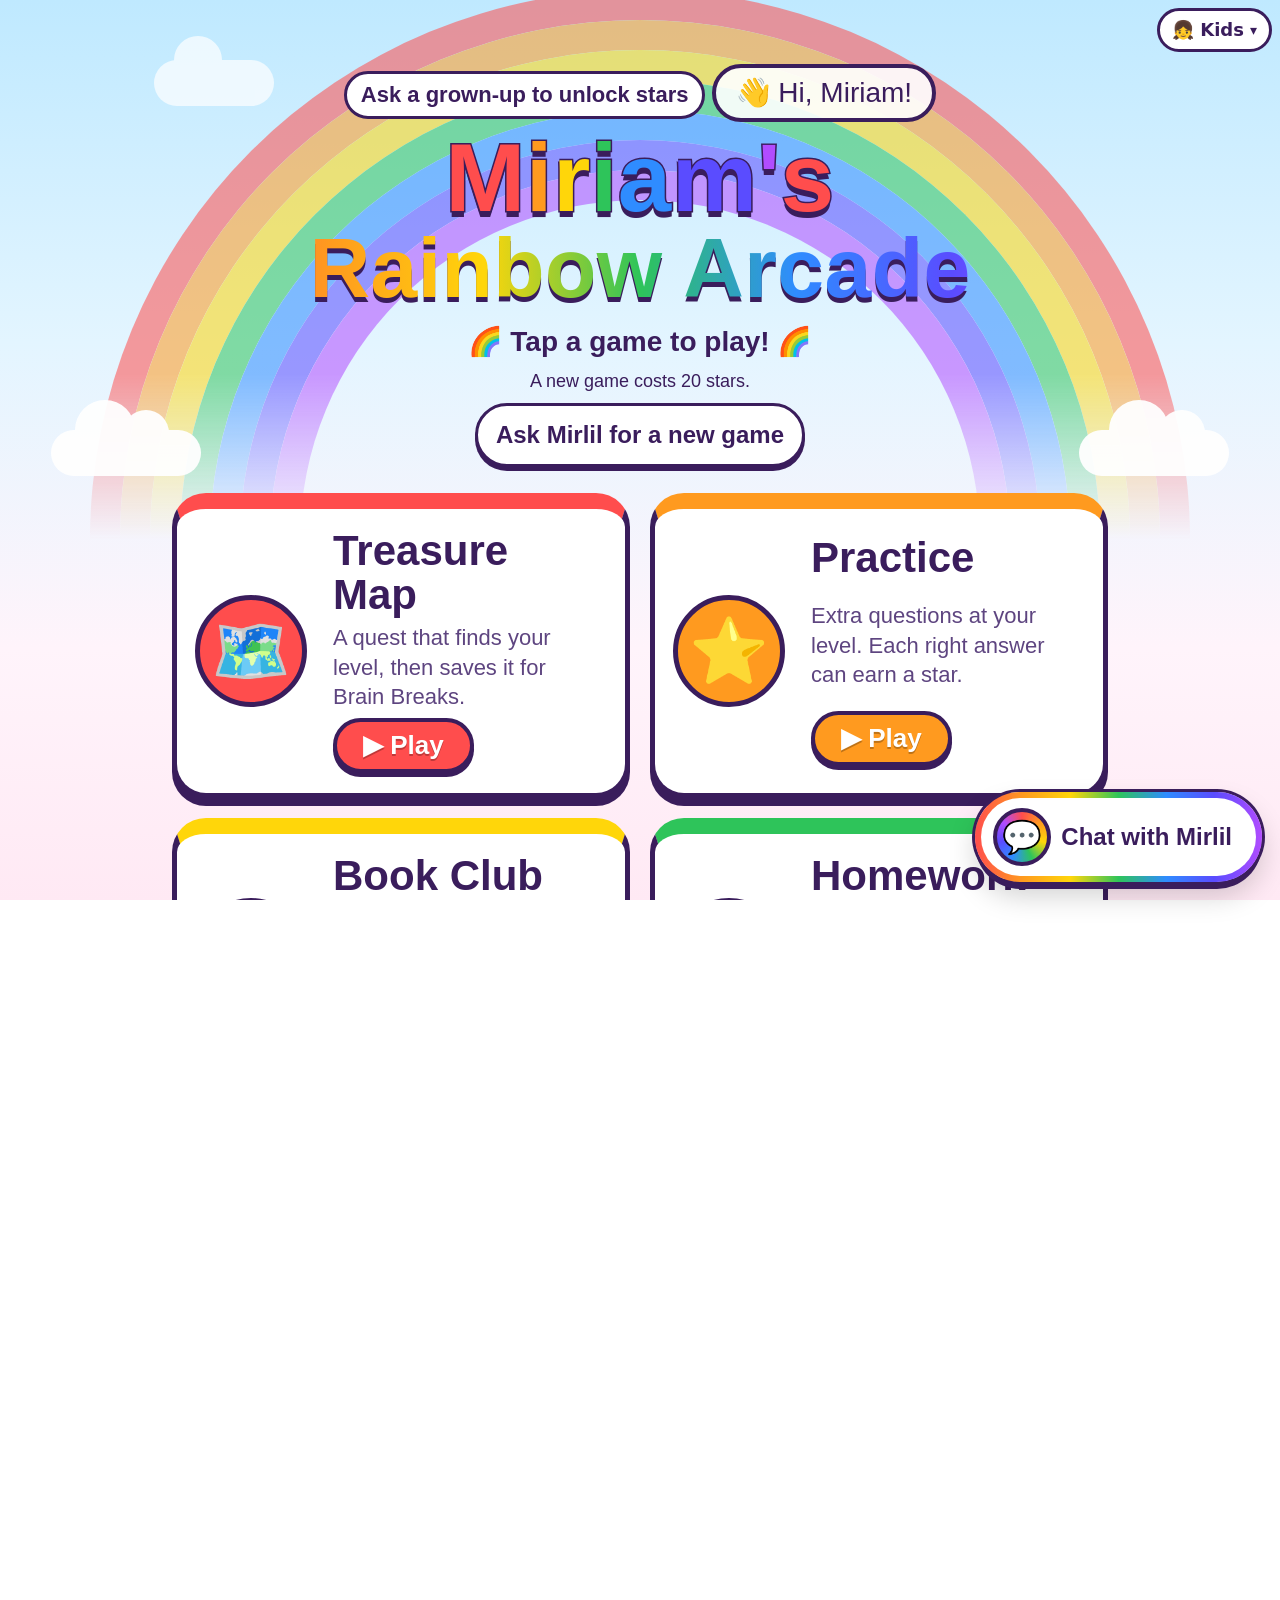
<file: index.html>
<!DOCTYPE html>
<html lang="en">
<head>
  <meta charset="UTF-8">
  <meta name="viewport" content="width=device-width, initial-scale=1, maximum-scale=1, user-scalable=no, viewport-fit=cover">
  <meta name="format-detection" content="telephone=no">
  <meta name="apple-mobile-web-app-capable" content="yes">
  <meta name="mobile-web-app-capable" content="yes">
  <meta name="apple-mobile-web-app-status-bar-style" content="black-translucent">
  <meta name="apple-mobile-web-app-title" content="Rainbow Arcade">
  <meta name="theme-color" content="#8a3ffc">
  <title>Miriam's Rainbow Arcade</title>
  <link rel="icon" href="apple-touch-icon.png">
  <link rel="apple-touch-icon" href="apple-touch-icon.png">
  <link rel="manifest" href="manifest.webmanifest">
  <link rel="stylesheet" href="css/site.css">
  <link rel="stylesheet" href="questions/ask.css">
  <link rel="stylesheet" href="css/fit.css">
  <script src="js/fit.js"></script>
  <script src="/js/kid-switch.js" defer></script>
</head>
<body class="home">
  <div class="sky" aria-hidden="true">
    <div class="rainbow">
      <span class="band b1"></span>
      <span class="band b2"></span>
      <span class="band b3"></span>
      <span class="band b4"></span>
      <span class="band b5"></span>
      <span class="band b6"></span>
      <span class="band b7"></span>
    </div>
    <div class="cloud cloud-a"></div>
    <div class="cloud cloud-b"></div>
    <div class="cloud cloud-c"></div>
  </div>
  <main class="wrap">
    <header class="hero">
      <p class="starbar" id="starbar" data-needs="stars">★</p>
      <p class="hello">👋 Hi, <span data-child-name>Miriam</span>!</p>
      <h1 class="title" aria-label="Miriam's Rainbow Arcade">
        <span class="line">
          <span class="c1">M</span><span class="c2">i</span><span class="c3">r</span><span class="c4">i</span><span class="c5">a</span><span class="c6">m</span><span class="c7">'</span><span class="c1">s</span>
        </span>
        <span class="line big">Rainbow Arcade</span>
      </h1>
      <p class="tag">🌈 Tap a game to play! 🌈</p>
      <p class="star-ask" data-needs="stars">A new game costs <span data-price="newGame">20</span> stars.</p>
      <button type="button" class="star-game" id="new-game" data-needs="chat stars">Ask <span data-bot-name>Mirlil</span> for a new game</button>
    </header>
    <section id="game-list" class="game-list" aria-label="Games"></section>
    <ul class="parade" aria-hidden="true">
      <li>🍓</li>
      <li>🍊</li>
      <li>🌻</li>
      <li>🐸</li>
      <li>🐳</li>
      <li>🦄</li>
      <li>🦋</li>
      <li>⭐</li>
    </ul>
  </main>
  <footer class="foot">
    <p>Made with 💜 for <span data-child-name>Miriam</span></p>
    <details class="parent-note">
      <summary>For parents</summary>
      <p>Brain Breaks are short learning pauses instead of ads. At the end of every level, whether <span data-child-name>Miriam</span> finishes it or starts it over, she answers a few questions. Questions get a little harder as the game level goes up. Levels are saved on this iPad. Players can switch on the break screen.</p>
      <p data-needs="chat">The 💬 bubble lets <span data-child-name>Miriam</span> chat with <span data-bot-name>Mirlil</span>. It asks for the family code once on this iPad. Stars can be earned in Practice and spent on hints. A new game costs <span data-price="newGame">20</span> stars.</p>
      <p>Treasure Map finds a level for the subjects that are turned on. Those levels are saved for Brain Breaks. She can quit and come back, or retake a subject anytime. It starts at the upper end of 1st grade, then adapts.</p>
      <p data-needs="bookClub">Book Club is for a book she finished. She picks the book, then tells <span data-bot-name>Mirlil</span> about it in the chat. A long book can earn 20 stars. A short book does not.</p>
      <p data-needs="homework">Homework is a photo of one worksheet. The check can take about a minute. It can award stars, up to <span data-price="sheet">10</span> for a sheet and <span data-price="day">20</span> homework stars a day. Hints never include the answer.</p>
    </details>
  </footer>
  <script src="settings.js"></script>
  <script src="games.js"></script>
  <script src="js/home.js"></script>
  <script src="stars/stars.js"></script>
  <script src="chat/chat.js" defer></script>
</body>
</html>
</file>
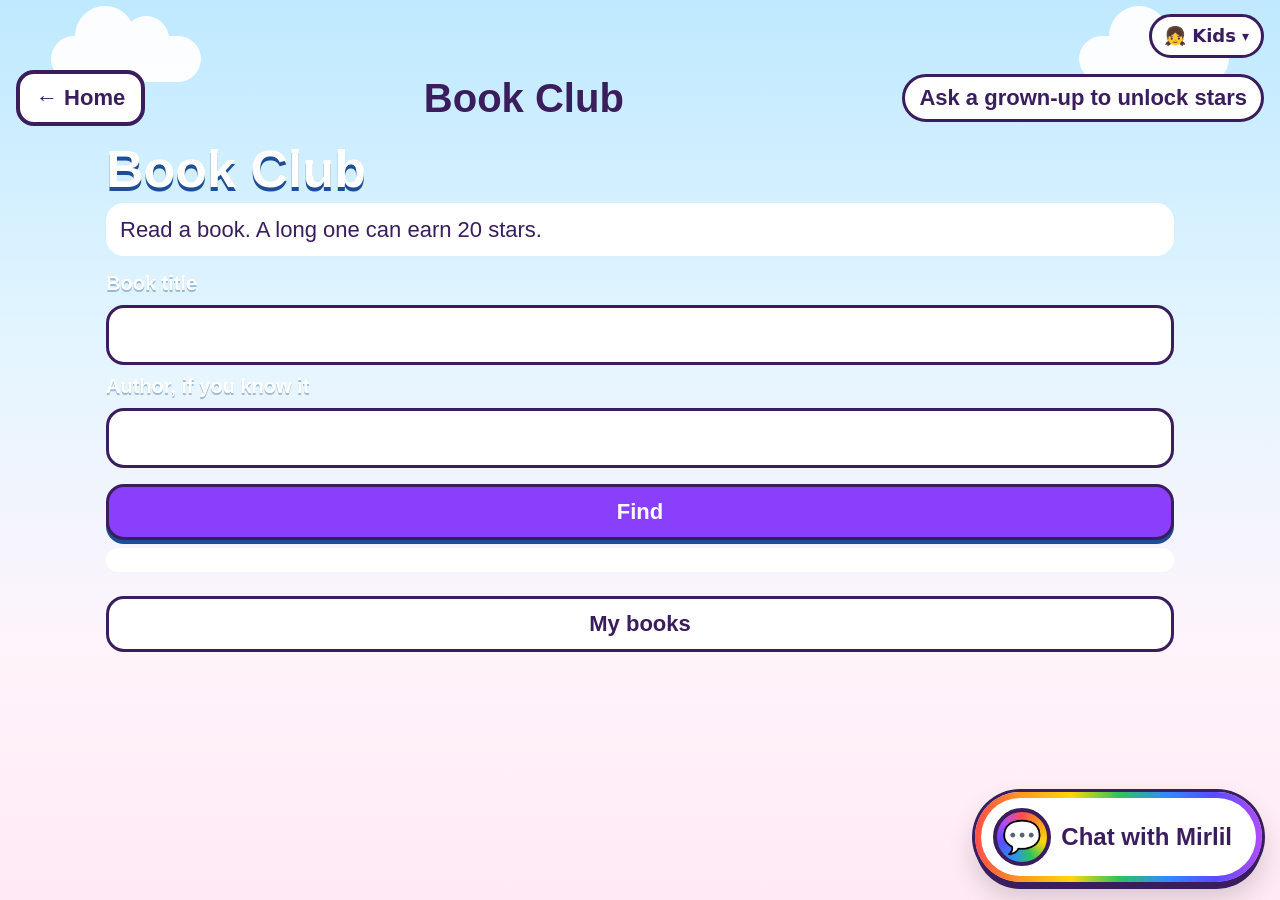
<file: books/index.html>
<!DOCTYPE html>
<html lang="en">
<head>
  <meta charset="UTF-8">
  <meta name="viewport" content="width=device-width, initial-scale=1, maximum-scale=1, user-scalable=no, viewport-fit=cover">
  <meta name="format-detection" content="telephone=no">
  <meta name="apple-mobile-web-app-capable" content="yes">
  <meta name="mobile-web-app-capable" content="yes">
  <meta name="theme-color" content="#2b86f0">
  <title>Book Club</title>
  <link rel="icon" href="../apple-touch-icon.png">
  <link rel="apple-touch-icon" href="../apple-touch-icon.png">
  <link rel="stylesheet" href="../css/site.css">
  <link rel="stylesheet" href="../questions/ask.css">
  <link rel="stylesheet" href="books.css">
  <link rel="stylesheet" href="../css/fit.css">
  <script src="../js/fit.js"></script>
  <script src="/js/kid-switch.js" defer></script>
</head>
<body class="game">
  <div class="sky" aria-hidden="true">
    <div class="sun"></div>
    <div class="cloud cloud-a"></div>
    <div class="cloud cloud-b"></div>
  </div>
  <header class="quest-top">
    <a class="home-link" href="../index.html">← Home</a>
    <p class="game-name">Book Club</p>
    <p class="starbar" id="starbar" data-needs="stars">★</p>
  </header>
  <main id="app" class="books-app"></main>
  <script src="../settings.js"></script>
  <script src="../stars/stars.js"></script>
  <script src="client.js"></script>
  <script src="books.js"></script>
  <script src="../chat/chat.js" defer></script>
</body>
</html>
</file>
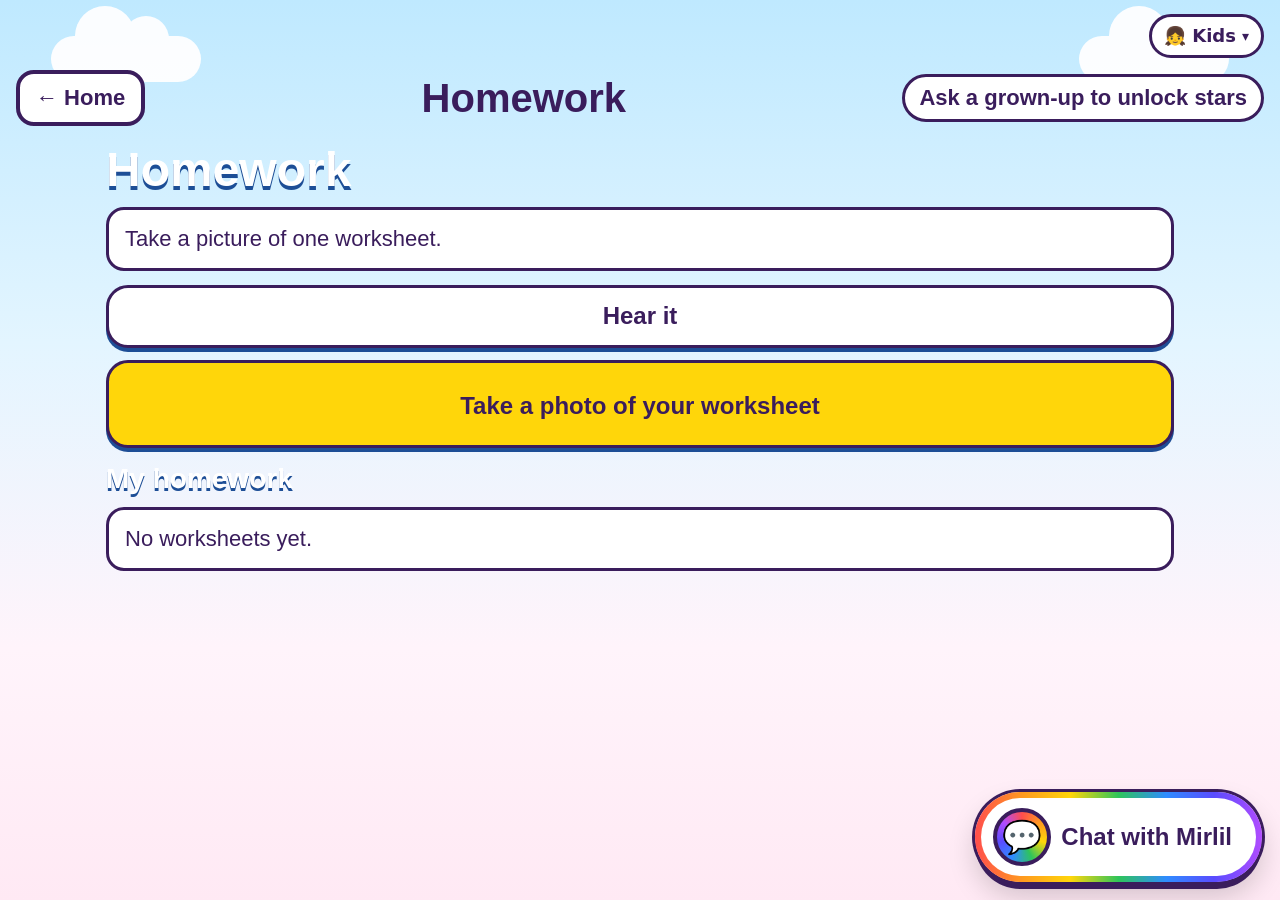
<file: homework/index.html>
<!DOCTYPE html>
<html lang="en">
<head>
  <meta charset="UTF-8">
  <meta name="viewport" content="width=device-width, initial-scale=1, maximum-scale=1, user-scalable=no, viewport-fit=cover">
  <meta name="format-detection" content="telephone=no">
  <meta name="apple-mobile-web-app-capable" content="yes">
  <meta name="mobile-web-app-capable" content="yes">
  <meta name="theme-color" content="#2b86f0">
  <title>Homework</title>
  <link rel="icon" href="../apple-touch-icon.png">
  <link rel="apple-touch-icon" href="../apple-touch-icon.png">
  <link rel="stylesheet" href="../css/site.css">
  <link rel="stylesheet" href="../questions/ask.css">
  <link rel="stylesheet" href="homework.css">
  <link rel="stylesheet" href="../css/fit.css">
  <script src="../js/fit.js"></script>
  <script src="/js/kid-switch.js" defer></script>
</head>
<body class="game">
  <div class="sky" aria-hidden="true">
    <div class="sun"></div>
    <div class="cloud cloud-a"></div>
    <div class="cloud cloud-b"></div>
  </div>
  <header class="quest-top">
    <a class="home-link" href="../index.html">← Home</a>
    <p class="game-name">Homework</p>
    <p class="starbar" id="starbar" data-needs="stars">★</p>
  </header>
  <main id="app" class="hw-app"></main>
  <script src="../settings.js"></script>
  <script src="../stars/stars.js"></script>
  <script src="photo.js"></script>
  <script src="client.js"></script>
  <script src="homework.js"></script>
  <script src="../chat/chat.js" defer></script>
</body>
</html>
</file>
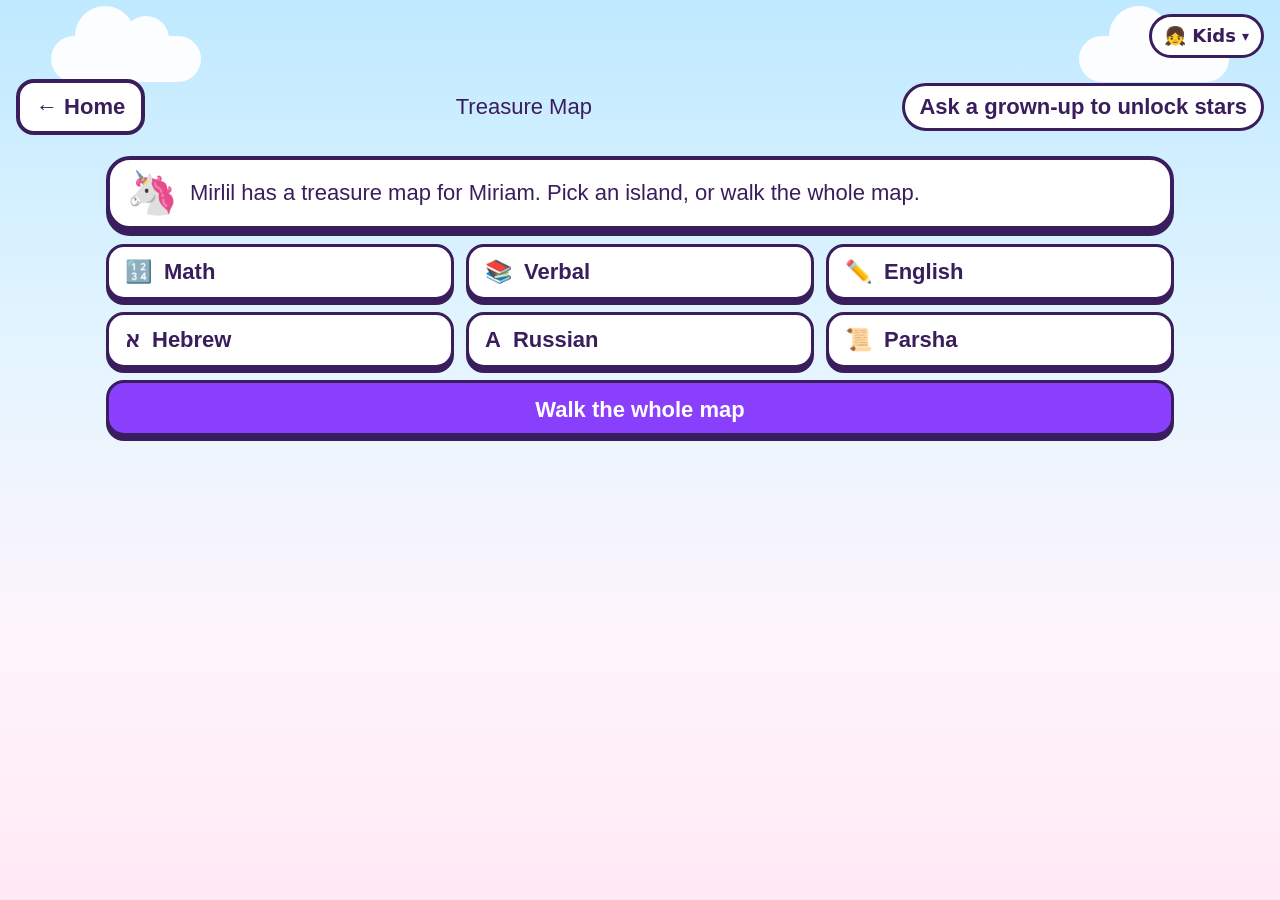
<file: level-test/index.html>
<!DOCTYPE html>
<html lang="en">
<head>
  <meta charset="UTF-8">
  <meta name="viewport" content="width=device-width, initial-scale=1, maximum-scale=1, user-scalable=no, viewport-fit=cover">
  <meta name="format-detection" content="telephone=no">
  <meta name="apple-mobile-web-app-capable" content="yes">
  <meta name="mobile-web-app-capable" content="yes">
  <meta name="theme-color" content="#2b86f0">
  <title>Treasure Map</title>
  <link rel="icon" href="../apple-touch-icon.png">
  <link rel="apple-touch-icon" href="../apple-touch-icon.png">
  <link rel="stylesheet" href="../css/site.css">
  <link rel="stylesheet" href="../questions/ask.css">
  <link rel="stylesheet" href="../css/fit.css">
  <script src="../js/fit.js"></script>
  <script src="/js/kid-switch.js" defer></script>
</head>
<body class="game quest-page">
  <div class="sky" aria-hidden="true">
    <div class="sun"></div>
    <div class="cloud cloud-a"></div>
    <div class="cloud cloud-b"></div>
  </div>
  <header class="quest-top">
    <a class="home-link" href="../index.html">← Home</a>
    <p class="game-name">Treasure Map</p>
    <p class="starbar" id="starbar" data-needs="stars">★</p>
  </header>
  <main id="app" class="quest-app"></main>
  <script src="../settings.js"></script>
  <script src="../questions/shuffle.js"></script>
  <script src="../questions/math.js"></script>
  <script src="../questions/verbal.js"></script>
  <script src="../questions/english.js"></script>
  <script src="../questions/hebrew.js"></script>
  <script src="../questions/russian.js"></script>
  <script src="../questions/parsha.js"></script>
  <script src="../questions/bank.js"></script>
  <script src="../questions/ask.js"></script>
  <script src="staircase.js"></script>
  <script src="store.js"></script>
  <script src="../brain-break/brain-break.js"></script>
  <script src="../stars/stars.js"></script>
  <script src="level-test.js"></script>
</body>
</html>
</file>
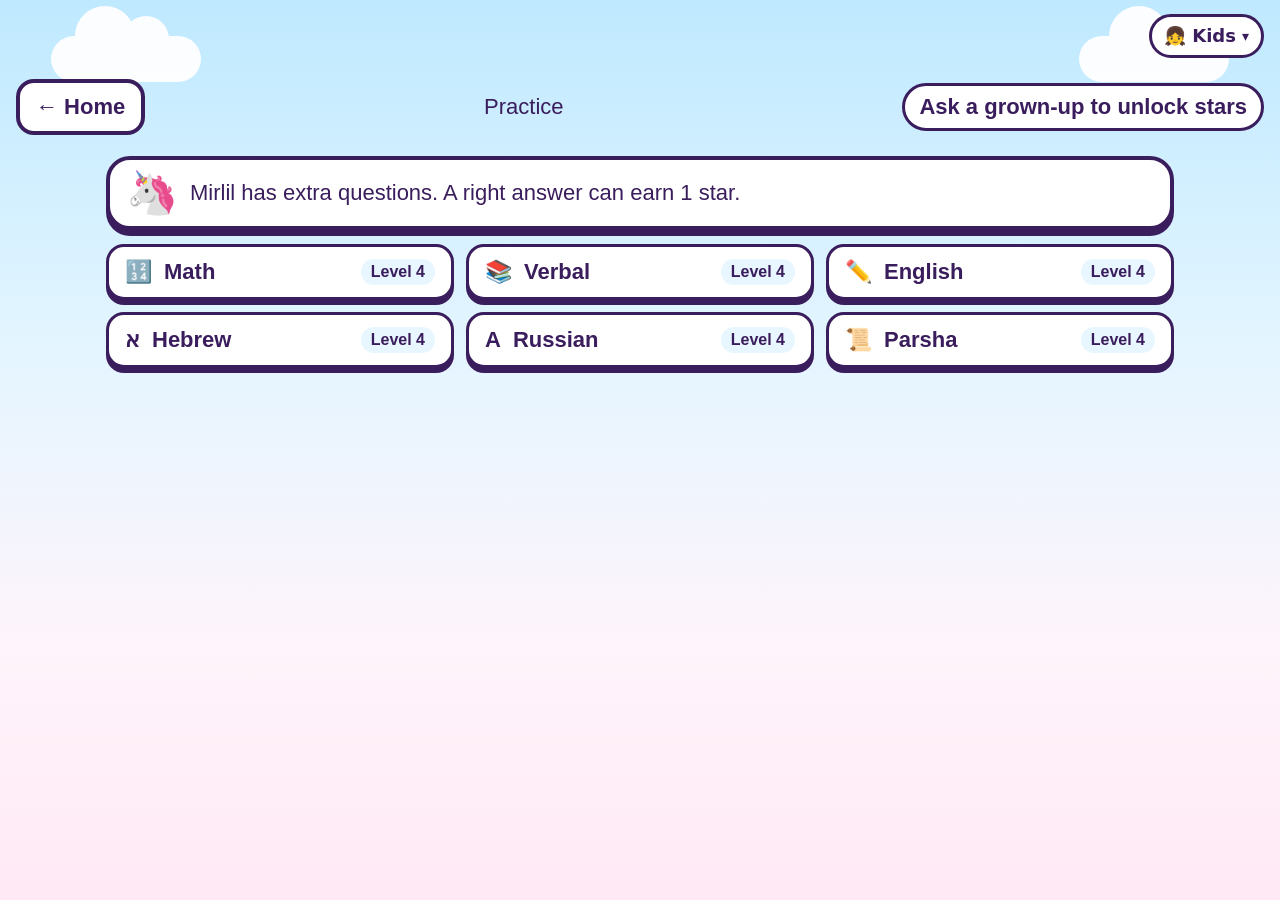
<file: practice/index.html>
<!DOCTYPE html>
<html lang="en">
<head>
  <meta charset="UTF-8">
  <meta name="viewport" content="width=device-width, initial-scale=1, maximum-scale=1, user-scalable=no, viewport-fit=cover">
  <meta name="format-detection" content="telephone=no">
  <meta name="apple-mobile-web-app-capable" content="yes">
  <meta name="mobile-web-app-capable" content="yes">
  <meta name="theme-color" content="#2b86f0">
  <title>Practice</title>
  <link rel="icon" href="../apple-touch-icon.png">
  <link rel="apple-touch-icon" href="../apple-touch-icon.png">
  <link rel="stylesheet" href="../css/site.css">
  <link rel="stylesheet" href="../questions/ask.css">
  <link rel="stylesheet" href="../css/fit.css">
  <script src="../js/fit.js"></script>
  <script src="/js/kid-switch.js" defer></script>
</head>
<body class="game quest-page">
  <div class="sky" aria-hidden="true">
    <div class="sun"></div>
    <div class="cloud cloud-a"></div>
    <div class="cloud cloud-b"></div>
  </div>
  <header class="quest-top">
    <a class="home-link" href="../index.html">← Home</a>
    <p class="game-name">Practice</p>
    <p class="starbar" id="starbar" data-needs="stars">★</p>
  </header>
  <main id="app" class="quest-app"></main>
  <script src="../settings.js"></script>
  <script src="../questions/shuffle.js"></script>
  <script src="../questions/math.js"></script>
  <script src="../questions/verbal.js"></script>
  <script src="../questions/english.js"></script>
  <script src="../questions/hebrew.js"></script>
  <script src="../questions/russian.js"></script>
  <script src="../questions/parsha.js"></script>
  <script src="../questions/bank.js"></script>
  <script src="../questions/ask.js"></script>
  <script src="../level-test/staircase.js"></script>
  <script src="../level-test/store.js"></script>
  <script src="../stars/stars.js"></script>
  <script src="practice.js"></script>
</body>
</html>
</file>
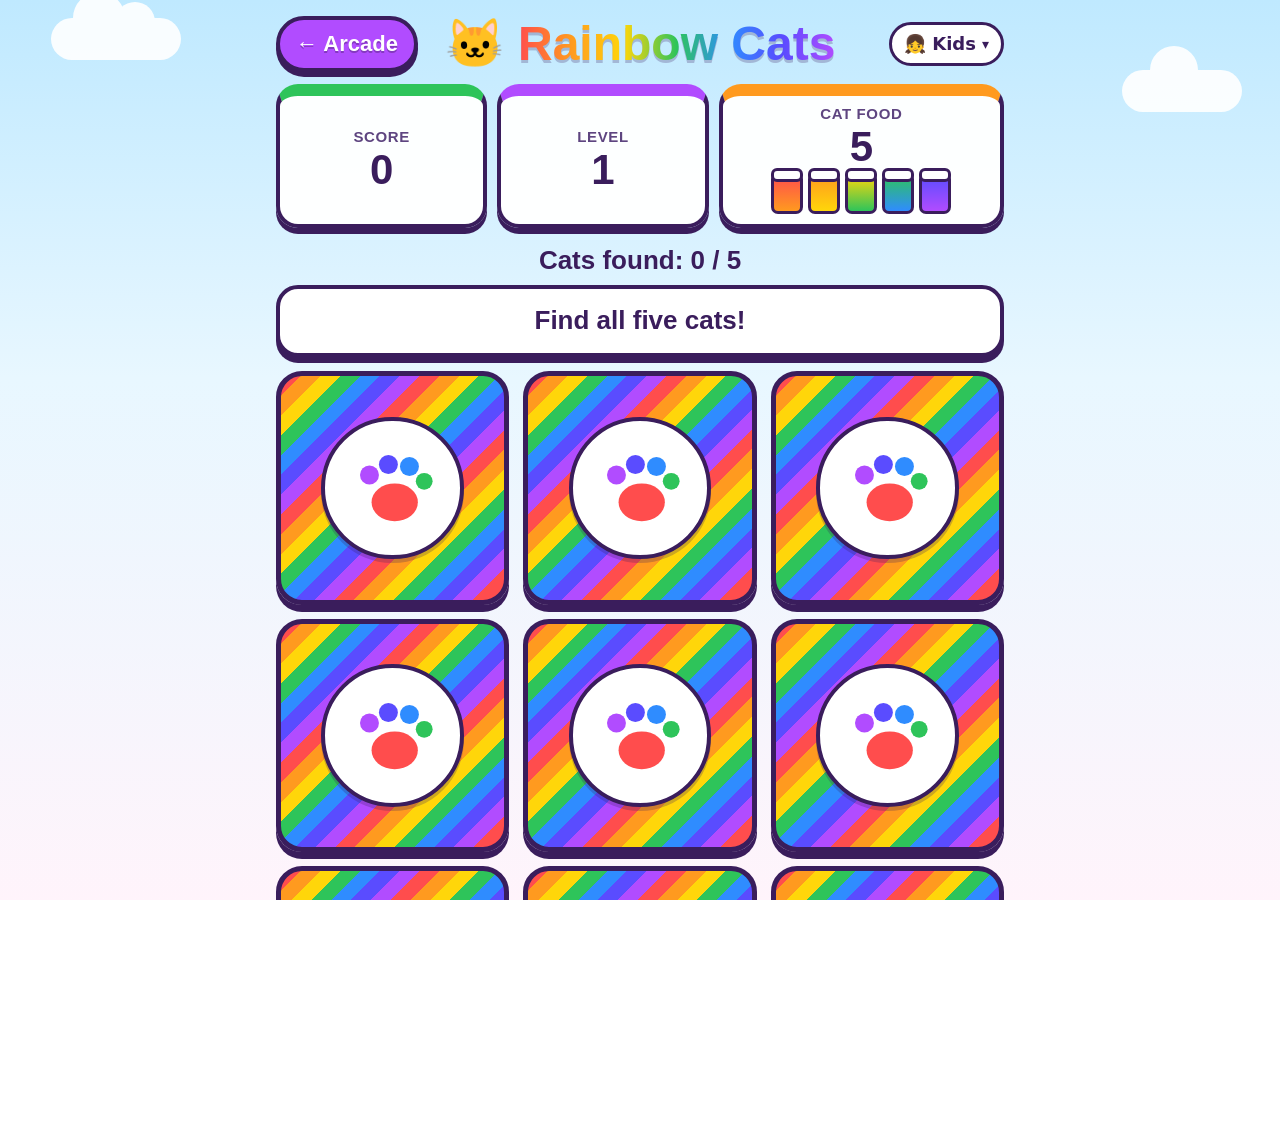
<file: rainbow-cats/index.html>
<!DOCTYPE html>
<html lang="en">
<head>
  <meta charset="UTF-8">
  <meta name="viewport" content="width=device-width, initial-scale=1, maximum-scale=1, user-scalable=no, viewport-fit=cover">
  <meta name="format-detection" content="telephone=no">
  <meta name="apple-mobile-web-app-capable" content="yes">
  <meta name="mobile-web-app-capable" content="yes">
  <meta name="apple-mobile-web-app-status-bar-style" content="black-translucent">
  <meta name="apple-mobile-web-app-title" content="Rainbow Cats">
  <meta name="theme-color" content="#8a3ffc">
  <title>Rainbow Cats</title>
  <link rel="icon" href="../apple-touch-icon.png">
  <link rel="apple-touch-icon" href="../apple-touch-icon.png">
  <link rel="stylesheet" href="../brain-break/brain-break.css">
  <link rel="stylesheet" href="game.css">
  <link rel="stylesheet" href="../css/fit.css">
  <script src="../js/fit.js"></script>
  <script src="/js/kid-switch.js" defer></script>
</head>
<body>
  <div class="sky" aria-hidden="true">
    <div class="cloud cloud-a"></div>
    <div class="cloud cloud-b"></div>
  </div>
  <main class="wrap">
    <header class="top">
      <a class="back" href="../index.html">← Arcade</a>
      <h1><span class="spark" aria-hidden="true">🐱 </span><span class="name">Rainbow Cats</span></h1>
      <span></span>
    </header>
    <section class="hud" aria-label="Score, level, and cat food">
      <div class="stat score">
        <span class="label">Score</span>
        <strong id="score">0</strong>
      </div>
      <div class="stat level">
        <span class="label">Level</span>
        <strong id="level">1</strong>
      </div>
      <div class="stat cans">
        <span class="label">Cat food</span>
        <strong id="cans-left">5</strong>
        <div id="cans" class="can-row" role="img" aria-label="5 of 5 cat food cans left"></div>
      </div>
    </section>
    <p id="found" class="found">Cats found: 0 / 5</p>
    <p id="message" class="message info" role="status">Find all five cats!</p>
    <div id="grid" class="grid" role="group" aria-label="Squares"></div>
  </main>
  <script src="../settings.js"></script>
  <script src="../brain-break/brain-break.js"></script>
  <script src="game.js"></script>
</body>
</html>
</file>
<file: css/site.css>
:root {
  --red: #ff4d4d;
  --orange: #ff9a1f;
  --yellow: #ffd60a;
  --green: #2ec45a;
  --blue: #2f8cff;
  --indigo: #5a4cff;
  --violet: #b14cff;
  --ink: #3a1d5c;
  --ink-soft: #5e4580;
  --line: #3a1d5c;
  --white: #ffffff;
  --shadow: 0 8px 0 var(--line);
  --font: "Chalkboard SE", "Comic Sans MS", "Marker Felt", "Trebuchet MS", "Segoe Print", sans-serif;
}

* { box-sizing: border-box; }

html {
  touch-action: manipulation;
  -webkit-text-size-adjust: 100%;
}

body {
  margin: 0;
  min-height: 100vh;
  min-height: 100dvh;
  color: var(--ink);
  font-family: var(--font);
  font-size: 22px;
  line-height: 1.35;
  background: linear-gradient(180deg, #bfe9ff 0%, #e3f5ff 38%, #fff4fb 72%, #ffe9f4 100%);
  padding:
    env(safe-area-inset-top)
    env(safe-area-inset-right)
    env(safe-area-inset-bottom)
    env(safe-area-inset-left);
}

body.home,
body.game {
  position: relative;
  overflow-x: hidden;
}

button, a {
  font-family: inherit;
  touch-action: manipulation;
  -webkit-tap-highlight-color: transparent;
  -webkit-touch-callout: none;
  user-select: none;
}

/* ---------- Sky with a big rainbow ---------- */
.sky {
  position: absolute;
  inset: 0;
  pointer-events: none;
  overflow: hidden;
}

.rainbow {
  position: absolute;
  top: -10px;
  left: 50%;
  width: 1100px;
  height: 550px;
  transform: translateX(-50%);
  opacity: 0.55;
  -webkit-mask-image: linear-gradient(180deg, #000 70%, transparent 100%);
  mask-image: linear-gradient(180deg, #000 70%, transparent 100%);
}

.band {
  position: absolute;
  left: 50%;
  bottom: 0;
  border-radius: 50% 50% 0 0 / 100% 100% 0 0;
  border: 30px solid transparent;
  border-bottom: 0;
  transform: translateX(-50%);
}
.b1 { width: 1100px; height: 550px; border-color: var(--red); }
.b2 { width: 1040px; height: 520px; border-color: var(--orange); }
.b3 { width: 980px;  height: 490px; border-color: var(--yellow); }
.b4 { width: 920px;  height: 460px; border-color: var(--green); }
.b5 { width: 860px;  height: 430px; border-color: var(--blue); }
.b6 { width: 800px;  height: 400px; border-color: var(--indigo); }
.b7 { width: 740px;  height: 370px; border-color: var(--violet); }

.cloud {
  position: absolute;
  height: 46px;
  background: #fff;
  border-radius: 40px;
  opacity: 0.95;
}
.cloud:before, .cloud:after {
  content: "";
  position: absolute;
  background: #fff;
  border-radius: 50%;
}
.cloud-a { width: 150px; top: 430px; left: 4%; }
.cloud-a:before { width: 60px; height: 60px; top: -30px; left: 24px; }
.cloud-a:after { width: 46px; height: 46px; top: -20px; left: 72px; }
.cloud-b { width: 150px; top: 430px; right: 4%; }
.cloud-b:before { width: 60px; height: 60px; top: -30px; left: 30px; }
.cloud-b:after { width: 46px; height: 46px; top: -20px; left: 80px; }
.cloud-c { width: 120px; top: 60px; left: 12%; opacity: 0.7; }
.cloud-c:before { width: 48px; height: 48px; top: -24px; left: 20px; }

/* ---------- Layout ---------- */
.wrap {
  position: relative;
  z-index: 1;
  width: min(980px, 100%);
  margin: 0 auto;
  padding: 40px 22px 16px;
}

.hero {
  text-align: center;
  margin-bottom: 26px;
}

.hello {
  display: inline-block;
  margin: 0 0 10px;
  padding: 6px 20px;
  font-size: 28px;
  background: rgba(255, 255, 255, 0.9);
  border: 4px solid var(--line);
  border-radius: 999px;
}

.title {
  margin: 0;
  line-height: 0.95;
  font-weight: 900;
  letter-spacing: 0.01em;
}

.title .line {
  display: block;
  font-size: clamp(56px, 10vw, 96px);
  -webkit-text-stroke: 3px var(--line);
  paint-order: stroke fill;
  text-shadow: 0 6px 0 var(--line);
}

.title .line.big {
  margin-top: 6px;
  font-size: clamp(48px, 8.5vw, 84px);
  color: #fff;
  background: linear-gradient(90deg, var(--red), var(--orange), var(--yellow), var(--green), var(--blue), var(--indigo), var(--violet));
  -webkit-background-clip: text;
  background-clip: text;
  -webkit-text-fill-color: transparent;
  -webkit-text-stroke: 0;
  text-shadow: none;
  filter: drop-shadow(0 5px 0 var(--line));
}

.c1 { color: var(--red); }
.c2 { color: var(--orange); }
.c3 { color: var(--yellow); }
.c4 { color: var(--green); }
.c5 { color: var(--blue); }
.c6 { color: var(--indigo); }
.c7 { color: var(--violet); }

.tag {
  margin: 14px 0 0;
  font-size: 28px;
  font-weight: 700;
}

/* ---------- Game cards ---------- */
.game-list {
  display: flex;
  flex-wrap: wrap;
  justify-content: center;
  gap: 20px;
  margin-top: 12px;
}

.color-red    { --accent: var(--red); }
.color-orange { --accent: var(--orange); }
.color-yellow { --accent: var(--yellow); }
.color-green  { --accent: var(--green); }
.color-blue   { --accent: var(--blue); }
.color-indigo { --accent: var(--indigo); }
.color-violet { --accent: var(--violet); }

.game-card {
  flex: 1 1 340px;
  max-width: 560px;
  min-height: 200px;
  display: grid;
  grid-template-columns: 120px 1fr;
  grid-template-areas:
    "emoji title"
    "emoji about"
    "emoji play";
  gap: 6px 18px;
  align-items: center;
  padding: 20px 22px 20px 18px;
  background: var(--white);
  color: var(--ink);
  text-decoration: none;
  border: 5px solid var(--line);
  border-top: 16px solid var(--accent, var(--violet));
  border-radius: 34px;
  box-shadow: var(--shadow);
}

a.game-card:active {
  transform: translateY(4px);
  box-shadow: 0 4px 0 var(--line);
}

.game-emoji {
  grid-area: emoji;
  width: 112px;
  height: 112px;
  display: grid;
  place-items: center;
  border-radius: 50%;
  background: var(--accent, var(--violet));
  border: 5px solid var(--line);
  font-size: 64px;
  line-height: 1;
}

.game-title {
  grid-area: title;
  font-size: clamp(32px, 4vw, 42px);
  font-weight: 800;
  line-height: 1.05;
}

.game-about {
  grid-area: about;
  font-size: 22px;
  color: var(--ink-soft);
}

.play-pill {
  grid-area: play;
  justify-self: start;
  min-height: 52px;
  display: inline-flex;
  align-items: center;
  background: var(--accent, var(--violet));
  color: #fff;
  border: 4px solid var(--line);
  border-radius: 999px;
  padding: 6px 26px;
  font-size: 26px;
  font-weight: 800;
  text-shadow: 0 2px 0 rgba(0, 0, 0, 0.25);
  box-shadow: 0 4px 0 var(--line);
}

/* "Games coming soon!" placeholder */
.soon-card {
  flex-basis: 100%;
  max-width: 640px;
  border-top: 5px solid var(--line);
  background:
    linear-gradient(#fff, #fff) padding-box,
    linear-gradient(90deg, var(--red), var(--orange), var(--yellow), var(--green), var(--blue), var(--indigo), var(--violet)) border-box;
  border: 12px solid transparent;
  box-shadow: 0 8px 0 var(--line), 0 0 0 4px var(--line);
}

.soon-card .game-emoji {
  background: conic-gradient(var(--red), var(--orange), var(--yellow), var(--green), var(--blue), var(--indigo), var(--violet), var(--red));
  animation: bob 2.4s ease-in-out infinite;
}

.soon-stars {
  grid-area: play;
  font-size: 30px;
  letter-spacing: 0.1em;
}

@keyframes bob {
  0%, 100% { transform: translateY(0) rotate(-4deg); }
  50% { transform: translateY(-8px) rotate(4deg); }
}

/* ---------- Parade and footer ---------- */
.parade {
  list-style: none;
  display: flex;
  justify-content: center;
  flex-wrap: wrap;
  gap: 8px 16px;
  margin: 34px 0 8px;
  padding: 0;
  font-size: 48px;
}

.foot {
  position: relative;
  z-index: 1;
  text-align: center;
  color: var(--ink);
  font-size: 20px;
  /* room at the bottom so the floating chat bubble never covers the footer */
  padding: 8px 12px 120px;
}

.foot p { margin: 0; }

.parent-note {
  margin: 10px auto 0;
  max-width: 640px;
  text-align: left;
}

.parent-note summary {
  min-height: 44px;
  display: inline-flex;
  align-items: center;
  cursor: pointer;
  font-weight: 700;
}

.parent-note p {
  margin-top: 8px;
  background: rgba(255, 255, 255, 0.96);
  color: var(--ink);
  border: 3px solid var(--line);
  border-radius: 16px;
  padding: 14px 16px;
  line-height: 1.4;
}

@media (max-width: 600px) {
  .rainbow { transform: translateX(-50%) scale(0.6); transform-origin: top center; }
  .cloud-a, .cloud-b { top: 280px; }
  .game-card { grid-template-columns: 96px 1fr; }
  .game-emoji { width: 92px; height: 92px; font-size: 52px; }
}

@media (orientation: landscape) and (max-height: 500px) {
  .title .line { font-size: 52px; }
  .title .line.big { font-size: 44px; }
}

@media (prefers-reduced-motion: reduce) {
  a.game-card:active { transform: none; }
  .soon-card .game-emoji { animation: none; }
}

/* White text is hard to read on yellow, so yellow cards get dark text. */
.color-yellow .play-pill {
  color: var(--ink);
  text-shadow: none;
}

/* Quest pages share the rainbow sky. Keep their clouds up high so they
   do not sit on top of the questions. The home page clouds stay low. */
body.game .cloud-a,
body.game .cloud-b {
  top: 36px;
}

body.game .cloud-c {
  top: 70px;
}

/* The chat widget is appended to the page. Keep it above the rainbow,
   the clouds, and the footer. */
.kc-root {
  position: relative;
  z-index: 50;
}

.kc-panel {
  opacity: 1 !important;
}
</file>
<file: questions/ask.css>
/* Shared quest screen. Colors come from the host site's variables. */
.quest-page {
  --quest-accent: var(--sky-deep, #2b86f0);
  --quest-ink: var(--ink, #16356b);
  --quest-line: var(--line, #1d4e96);
  --quest-card: #ffffff;
  --quest-yes: #1f8a4c;
  --quest-soft: #e7f6ff;
}

.quest-top {
  position: relative;
  z-index: 2;
  display: flex;
  align-items: center;
  justify-content: space-between;
  gap: 12px;
  padding: 14px 16px 0;
}

.quest-app {
  position: relative;
  z-index: 1;
  width: min(980px, 100%);
  margin: 0 auto;
  padding: 12px 16px 28px;
}

.mascot {
  display: flex;
  align-items: center;
  gap: 12px;
  background: var(--quest-card);
  border: 4px solid var(--quest-line);
  border-radius: 24px;
  padding: 12px 16px;
  box-shadow: 0 6px 0 var(--quest-line);
  margin-bottom: 14px;
}

.mascot-face {
  font-size: 42px;
  line-height: 1;
}

.mascot p {
  margin: 0;
  color: var(--quest-ink);
  font-size: 22px;
}

.map-grid,
.q-choices {
  display: grid;
  grid-template-columns: 1fr;
  gap: 12px;
}

.island,
.q-choice,
.q-next,
.quest-side {
  min-height: 56px;
  border-radius: 18px;
  border: 3px solid var(--quest-line);
  background: var(--quest-card);
  color: var(--quest-ink);
  box-shadow: 0 5px 0 var(--quest-line);
  font-size: 22px;
  font-weight: 700;
  padding: 12px 16px;
  text-align: left;
}

.island {
  display: flex;
  align-items: center;
  gap: 12px;
}

.island .badge {
  margin-left: auto;
  background: var(--quest-soft);
  border-radius: 999px;
  padding: 4px 10px;
  font-size: 16px;
}

.q-card {
  background: var(--quest-card);
  border: 4px solid var(--quest-line);
  border-radius: 28px;
  padding: 16px;
  box-shadow: 0 8px 0 var(--quest-line);
}

.q-kicker,
.q-note,
.q-explain {
  margin: 0 0 8px;
  font-size: 18px;
}

.q-prompt {
  margin: 0 0 14px;
  font-size: 28px;
  line-height: 1.35;
  color: var(--quest-ink);
}

.q-choice.right {
  background: #d9f5d0;
}

.q-choice.wrong {
  background: #ffd5d0;
}

.q-next {
  width: 100%;
  text-align: center;
  background: var(--quest-accent);
  color: #fff;
  margin-top: 12px;
}

.q-he {
  font-family: "New Peninim MT", "Arial Hebrew", "David", "Times New Roman", "Ezra SIL", serif;
  font-size: 34px;
  line-height: 1.5;
}

.q-ru {
  font-family: "Trebuchet MS", "Segoe UI", "Arial", sans-serif;
}

.q-speak {
  min-height: 56px;
  margin: 0 0 12px;
  border-radius: 999px;
  border: 3px solid var(--quest-line);
  background: var(--sun, #ffe14a);
  font-weight: 700;
  padding: 8px 16px;
}

.trail {
  display: flex;
  gap: 6px;
  margin: 0 0 10px;
  padding: 0;
  list-style: none;
}

.trail li {
  width: 14px;
  height: 14px;
  border-radius: 50%;
  background: rgba(255, 255, 255, 0.7);
  border: 2px solid #fff;
}

.trail li.on {
  background: var(--sun, #ffe14a);
}

.result-list {
  display: grid;
  gap: 10px;
}

.result-row {
  display: flex;
  justify-content: space-between;
  gap: 12px;
  background: #fff;
  border-radius: 16px;
  padding: 12px 14px;
  border: 3px solid var(--quest-line);
  font-size: 20px;
}

.seed-note {
  background: rgba(255, 255, 255, 0.95);
  border-radius: 16px;
  padding: 12px 14px;
  color: var(--quest-ink);
  font-size: 18px;
}

.starbar[hidden],
.star-ask[hidden],
.star-game[hidden] {
  display: none !important;
}

.starbar {
  display: inline-flex;
  align-items: center;
  min-height: 44px;
  margin: 0;
  padding: 6px 14px;
  border-radius: 999px;
  background: #fff;
  color: var(--ink, #16356b);
  font-weight: 800;
  border: 3px solid var(--line, #1d4e96);
}

.home .starbar {
  margin: 0 auto 8px;
}

.star-ask {
  margin: 8px 0 0;
  color: #fff;
  font-size: 18px;
  text-shadow: 0 2px 0 rgba(29, 78, 150, 0.35);
}

.star-game {
  /* inline-block, not flex: flex throws away the spaces beside the name span. */
  display: inline-block;
  text-align: center;
  min-height: 56px;
  margin: 10px 0 0;
  padding: 10px 18px;
  border: 3px solid #1d4e96;
  border-radius: 999px;
  background: #fff;
  color: var(--ink, #16356b);
  font: inherit;
  font-size: 20px;
  font-weight: 800;
  box-shadow: 0 4px 0 #1d4e96;
}

.star-cap {
  margin: 10px 16px 0;
  text-align: center;
  color: var(--ink, #16356b);
  background: #fff8d6;
  border: 3px solid var(--line, #1d4e96);
  border-radius: 16px;
  padding: 10px 14px;
  font-size: 18px;
  font-weight: 700;
}

.star-cap[hidden] {
  display: none;
}

.home .star-cap {
  margin: 0 auto 8px;
  max-width: 560px;
}

@media (min-width: 720px), (orientation: landscape) {
  .map-grid,
  .q-choices {
    grid-template-columns: 1fr 1fr;
  }
}

@media (orientation: landscape) and (min-width: 900px) {
  .map-grid {
    grid-template-columns: 1fr 1fr 1fr;
  }
}
</file>
<file: css/fit.css>
/* Shared viewport fit. Loaded last so it wins over page styles.
   The page is one screen. Content scrolls. Bottom bars stay on screen.
   Joyce-only layout (spa, puzzles, ice cream, docks) is left out.
   Rainbow Cats has no body.home or body.game class, so that page
   scrolls inside the same viewport height. */

html {
  height: 100vh;
  height: 100dvh;
  height: var(--app-h, 100dvh);
  overflow: hidden;
}

body {
  min-height: 100vh;
  min-height: 100dvh;
  min-height: var(--app-h, 100dvh);
}

body.home,
body.game {
  height: 100vh;
  height: 100dvh;
  height: var(--app-h, 100dvh);
  max-height: 100vh;
  max-height: 100dvh;
  max-height: var(--app-h, 100dvh);
  min-height: 0;
  overflow: hidden;
}

body.home {
  overflow: auto;
  -webkit-overflow-scrolling: touch;
}

body:not(.home):not(.game) {
  height: 100vh;
  height: 100dvh;
  height: var(--app-h, 100dvh);
  max-height: var(--app-h, 100dvh);
  min-height: 0;
  overflow: auto;
  -webkit-overflow-scrolling: touch;
}

body.game {
  display: flex;
  flex-direction: column;
}

body.game > .quest-top {
  flex: 0 0 auto;
}

body.game > .quest-app,
body.game > .books-app,
body.game > .hw-app {
  flex: 1 1 auto;
  min-height: 0;
  width: min(1100px, 100%);
  overflow: auto;
  -webkit-overflow-scrolling: touch;
  overscroll-behavior: contain;
}

/* Bottom bars. The page padding already includes the safe area.
   The bar repeats the inset so a sticky bar cannot slide under the home indicator. */
.quest-app > .q-next:last-child,
.books-app > .book-next:last-child,
.hw-app > .hw-shoot {
  padding-bottom: max(8px, env(safe-area-inset-bottom));
}

.quest-app > .q-next:last-child {
  position: sticky;
  bottom: 0;
  z-index: 4;
}

/* Question screens: the card scrolls, the buttons stay underneath. */
.quest-app:has(.q-card) {
  display: flex;
  flex-direction: column;
  overflow: hidden;
}

.quest-app:has(.q-card) > .q-card {
  flex: 1 1 auto;
  min-height: 0;
  overflow: auto;
  -webkit-overflow-scrolling: touch;
}

.quest-app:has(.q-card) > .q-next,
.quest-app:has(.q-card) > .quest-side {
  flex: 0 0 auto;
  position: static;
}

/* Floors for controls that were under 48px. Do not lower controls
   that already use a taller min-height. */
.starbar,
.parent-note summary,
.play-pill {
  min-height: 48px;
}

.play-pill {
  display: inline-flex;
  align-items: center;
  box-sizing: border-box;
}

.q-choice,
.q-next,
.home-link {
  min-width: 48px;
}

/* Narrow cover screen and phones. */
@media (max-width: 520px) {
  .wrap {
    padding: 12px 12px 8px;
  }

  body.home h1 {
    font-size: clamp(40px, 12vw, 64px);
  }

  .game-card {
    flex-basis: 100%;
    min-height: 0;
    grid-template-columns: 72px 1fr;
    gap: 2px 10px;
    padding: 10px 12px;
    border-radius: 24px;
  }

  .game-emoji {
    width: 64px;
    height: 64px;
    font-size: 36px;
  }

  .game-title {
    font-size: clamp(24px, 7vw, 32px);
  }

  .game-about {
    font-size: 16px;
  }

  .parade {
    margin: 12px 0 4px;
    font-size: 28px;
  }

  .foot {
    padding-bottom: calc(96px + env(safe-area-inset-bottom));
  }

  .quest-top {
    gap: 6px;
    padding: 8px 10px 0;
  }

  .quest-top .home-link,
  .quest-top .starbar {
    min-height: 48px;
    padding: 4px 10px;
    font-size: 16px;
  }

  .game-name {
    font-size: clamp(20px, 5vw, 28px);
  }
}

.bb-next {
  position: sticky;
  bottom: 0;
  z-index: 2;
}

/* Brain Break sheets stay inside the visible height. */
.bb-overlay {
  top: 0;
  right: 0;
  bottom: auto;
  left: 0;
  height: 100vh;
  height: 100dvh;
  height: var(--app-h, 100dvh);
  max-height: var(--app-h, 100dvh);
  padding-bottom: max(16px, env(safe-area-inset-bottom));
}

/* Chat bubble: keep the open panel inside the visible height.
   chat.js also writes --kc-vh in pixels on resize. */
.kc-root {
  --kc-vh: 100vh;
  --kc-vh: 100dvh;
  --kc-vh: var(--app-h, 100dvh);
}

@media (max-width: 560px) {
  .kc-panel {
    height: 100vh;
    height: 100dvh;
    height: var(--kc-vh);
    max-height: var(--kc-vh);
  }
}
</file>
<file: books/books.css>
/* Book Club. Colors come from the host site's variables. */
.home-link {
  display: inline-flex;
  align-items: center;
  justify-content: center;
  min-height: 56px;
  padding: 8px 14px;
  border-radius: 18px;
  border: 3px solid var(--line, #1d4e96);
  background: #fff;
  color: var(--ink, #16356b);
  text-decoration: none;
  font-weight: 800;
}

.game-name {
  margin: 0;
  color: #fff;
  font-size: clamp(26px, 4vw, 40px);
  font-weight: 800;
  text-shadow: 0 3px 0 #1d4e96;
  text-align: center;
}

.books-app {
  position: relative;
  z-index: 1;
  width: min(720px, 100%);
  margin: 0 auto;
  padding: 8px 16px 140px;
}

.book-icon {
  margin: 0;
  font-size: 72px;
  line-height: 1;
  text-align: center;
}

.book-title {
  margin: 8px 0 6px;
  color: #fff;
  font-size: clamp(36px, 6vw, 52px);
  line-height: 1.05;
  text-shadow: 0 4px 0 #1d4e96;
}

.book-lead,
.book-note {
  margin: 0 0 14px;
  color: var(--ink, #16356b);
  background: #fff;
  border-radius: 18px;
  padding: 12px 14px;
  font-size: 22px;
  line-height: 1.35;
}

.book-form {
  display: grid;
  gap: 8px;
}

.book-label {
  color: #fff;
  font-size: 20px;
  font-weight: 800;
  text-shadow: 0 2px 0 rgba(29, 78, 150, 0.35);
}

.book-input,
.book-next,
.book-side,
.book-card {
  min-height: 56px;
  border-radius: 18px;
  font: inherit;
  font-size: 22px;
}

.book-input {
  width: 100%;
  padding: 12px 14px;
  border: 3px solid var(--line, #1d4e96);
  color: var(--ink, #16356b);
  background: #fff;
}

.book-next,
.book-side,
.book-card {
  border: 3px solid var(--line, #1d4e96);
  text-align: left;
}

.book-next {
  margin-top: 8px;
  background: var(--sky-deep, #2b86f0);
  color: #fff;
  font-weight: 800;
  text-align: center;
  box-shadow: 0 4px 0 #1d4e96;
}

.book-side {
  margin-top: 10px;
  width: 100%;
  background: #fff;
  color: var(--ink, #16356b);
  font-weight: 800;
  text-align: center;
}

.book-list {
  display: grid;
  gap: 12px;
}

.book-card {
  display: flex;
  align-items: center;
  gap: 14px;
  width: 100%;
  padding: 10px;
  background: #fff;
  color: var(--ink, #16356b);
  box-shadow: 0 4px 0 #1d4e96;
}

.book-card-static {
  cursor: default;
}

.book-cover {
  position: relative;
  width: 112px;
  height: 148px;
  flex: 0 0 auto;
  border-radius: 16px;
  overflow: hidden;
  background: #d7ecff;
  border: 3px solid var(--line, #1d4e96);
}

.book-cover img {
  position: absolute;
  inset: 0;
  width: 100%;
  height: 100%;
  object-fit: cover;
}

.book-placeholder {
  position: absolute;
  inset: 0;
  display: grid;
  place-items: center;
  font-size: 48px;
}

.book-card-text {
  display: grid;
  gap: 4px;
  min-width: 0;
}

.book-name {
  font-size: 26px;
  font-weight: 800;
  line-height: 1.15;
}

.book-author,
.book-pages,
.book-date {
  font-size: 18px;
}

.book-status,
.book-stars {
  font-size: 20px;
  font-weight: 800;
  color: var(--sky-deep, #2b86f0);
}

.kc-fab.book-pulse {
  animation: book-pulse 0.7s ease-in-out 3;
}

@keyframes book-pulse {
  50% { transform: scale(1.12); }
}

.book-aside {
  margin: 0 0 14px;
  color: var(--ink, #16356b);
  background: #fff8d6;
  border-radius: 18px;
  padding: 12px 14px;
  font-size: 20px;
  font-weight: 800;
}

@media (orientation: landscape) and (min-width: 900px) {
  .book-list {
    grid-template-columns: 1fr 1fr;
  }
}
</file>
<file: homework/homework.css>
/* Homework photo check. Colors come from the host site. Tap targets are at least 60px. */
.home-link {
  display: inline-flex;
  align-items: center;
  justify-content: center;
  min-height: 60px;
  padding: 8px 14px;
  border-radius: 18px;
  border: 3px solid var(--line, #1d4e96);
  background: #fff;
  color: var(--ink, #16356b);
  text-decoration: none;
  font-weight: 800;
}

.game-name {
  margin: 0;
  color: #fff;
  font-size: clamp(26px, 4vw, 40px);
  font-weight: 800;
  text-shadow: 0 3px 0 #1d4e96;
  text-align: center;
}

.hw-app {
  position: relative;
  z-index: 1;
  width: min(720px, 100%);
  margin: 0 auto;
  padding: 8px 16px 150px;
}

.hw-title {
  margin: 8px 0 10px;
  color: #fff;
  font-size: clamp(32px, 6vw, 48px);
  line-height: 1.15;
  text-shadow: 0 4px 0 #1d4e96;
}

.hw-lead,
.hw-note {
  margin: 0 0 14px;
  color: var(--ink, #16356b);
  background: #fff;
  border: 3px solid var(--line, #1d4e96);
  border-radius: 18px;
  padding: 14px 16px;
  font-size: 22px;
  line-height: 1.35;
}

.hw-shoot,
.hw-hear {
  display: flex;
  align-items: center;
  justify-content: center;
  width: 100%;
  min-height: 60px;
  margin: 0 0 12px;
  padding: 14px 18px;
  border: 3px solid var(--line, #1d4e96);
  border-radius: 22px;
  background: #fff;
  color: var(--ink, #16356b);
  font: inherit;
  font-size: 24px;
  font-weight: 800;
  line-height: 1.2;
  text-align: center;
  box-shadow: 0 4px 0 #1d4e96;
  cursor: pointer;
}

.hw-shoot {
  min-height: 88px;
  background: var(--sun, #ffe14a);
  position: relative;
}

.hw-shoot:active,
.hw-hear:active {
  transform: translateY(2px);
  box-shadow: 0 2px 0 #1d4e96;
}

.hw-file {
  position: absolute;
  width: 1px;
  height: 1px;
  padding: 0;
  margin: -1px;
  overflow: hidden;
  clip: rect(0, 0, 0, 0);
  border: 0;
}

.hw-check-face {
  margin: 18px 0 0;
  font-size: 72px;
  text-align: center;
  animation: hw-bob 0.9s ease-in-out infinite;
}

@keyframes hw-bob {
  0%, 100% { transform: translateY(0); }
  50% { transform: translateY(-12px); }
}

.hw-list {
  list-style: none;
  margin: 0 0 16px;
  padding: 0;
  display: grid;
  gap: 10px;
}

.hw-problem {
  display: grid;
  grid-template-columns: auto auto 1fr;
  gap: 8px 10px;
  align-items: center;
  padding: 12px;
  border-radius: 18px;
  border: 3px solid var(--line, #1d4e96);
  background: #fff;
}

.hw-yes {
  background: #e5f8ea;
}

.hw-soft {
  background: #fff6dc;
}

.hw-n,
.hw-mark {
  font-size: 28px;
  font-weight: 800;
}

.hw-hint {
  margin: 0;
  grid-column: 1 / -1;
  font-size: 22px;
}

.hw-problem .hw-hear {
  grid-column: 1 / -1;
}

.hw-fly {
  position: fixed;
  z-index: 30;
  font-size: 52px;
  line-height: 1;
  pointer-events: none;
  filter: drop-shadow(0 0 8px #fff) drop-shadow(0 3px 0 #1d4e96);
  transition: transform 0.7s ease-in;
}

.hw-spark {
  position: fixed;
  z-index: 30;
  width: 12px;
  height: 12px;
  margin: -6px 0 0 -6px;
  border-radius: 50%;
  background: var(--sun, #ffe14a);
  box-shadow: 0 0 0 3px #fff;
  pointer-events: none;
  animation: hw-spark 0.5s ease-out forwards;
}

@keyframes hw-spark {
  to {
    transform: translate(var(--dx), var(--dy)) scale(0.2);
    opacity: 0;
  }
}

.hw-line {
  margin: 0 0 14px;
  color: #fff;
  font-size: 28px;
  font-weight: 800;
  text-align: center;
  text-shadow: 0 3px 0 #1d4e96;
  min-height: 1.4em;
}

.hw-home {
  text-decoration: none;
}

.hw-history {
  margin-top: 8px;
}

.hw-history-title {
  margin: 8px 0 10px;
  color: #fff;
  font-size: 28px;
  text-shadow: 0 3px 0 #1d4e96;
}

.hw-history-list {
  list-style: none;
  margin: 0;
  padding: 0;
  display: grid;
  gap: 10px;
}

.hw-history-item {
  display: grid;
  grid-template-columns: auto 1fr auto auto;
  gap: 10px;
  align-items: center;
  min-height: 60px;
  padding: 10px 14px;
  border-radius: 18px;
  border: 3px solid var(--line, #1d4e96);
  background: #fff;
  color: var(--ink, #16356b);
  font-weight: 800;
}

.hw-history-icon {
  font-size: 28px;
}

@media (prefers-reduced-motion: reduce) {
  .hw-check-face,
  .hw-fly,
  .hw-spark {
    animation: none;
    transition: none;
  }
}
</file>
<file: brain-break/brain-break.css>
/* Full-screen Brain Break. Big tap targets for a shared iPad. */
.bb-overlay {
  position: fixed;
  inset: 0;
  z-index: 80;
  display: flex;
  align-items: center;
  justify-content: center;
  padding:
    calc(12px + env(safe-area-inset-top))
    calc(14px + env(safe-area-inset-right))
    calc(12px + env(safe-area-inset-bottom))
    calc(14px + env(safe-area-inset-left));
  background: linear-gradient(180deg, #c5ecff 0%, #5eb6ff 48%, #2b86f0 100%);
  color: #16356b;
  font-family: "Chalkboard SE", "Comic Sans MS", "Marker Felt", "Trebuchet MS", "Arial Hebrew", "Times New Roman", Arial, sans-serif;
  overflow: auto;
  -webkit-text-size-adjust: 100%;
}

.bb-card {
  width: min(760px, 100%);
  background: #fff;
  border: 4px solid #1d4e96;
  border-radius: 28px;
  box-shadow: 0 8px 0 #1d4e96;
  padding: 18px 18px 20px;
}

.bb-top {
  display: flex;
  align-items: center;
  justify-content: space-between;
  gap: 10px;
  margin-bottom: 8px;
}

.bb-kicker {
  margin: 0;
  font-size: 18px;
  font-weight: 700;
  letter-spacing: 0.02em;
  color: #1d4e96;
}

.bb-switch {
  min-height: 48px;
  padding: 8px 14px;
  border-radius: 999px;
  border: 3px solid #1d4e96;
  background: #fff;
  color: #16356b;
  font: inherit;
  font-size: 18px;
  font-weight: 700;
}

.bb-switch:active {
  transform: translateY(2px);
}

.bb-title {
  margin: 0 0 6px;
  font-size: 34px;
  line-height: 1.15;
  text-align: center;
}

.bb-sub {
  margin: 0 0 14px;
  text-align: center;
  font-size: 20px;
  color: #3d6494;
}

.bb-progress {
  display: flex;
  justify-content: center;
  gap: 8px;
  margin: 0 0 12px;
  padding: 0;
  list-style: none;
}

.bb-progress li {
  width: 14px;
  height: 14px;
  border-radius: 50%;
  background: #d5e8ff;
  border: 2px solid #1d4e96;
}

.bb-progress li.on {
  background: #ffe14a;
}

.bb-week {
  margin: 0 0 8px;
  text-align: center;
  font-size: 18px;
  color: #1d4e96;
  font-weight: 700;
}

.bb-prompt {
  margin: 0 0 14px;
  text-align: center;
  font-size: 28px;
  line-height: 1.3;
}

.bb-equation {
  font-size: 56px;
  line-height: 1.1;
  font-weight: 700;
  margin-bottom: 16px;
}

.bb-word {
  margin: 4px auto 14px;
  font-size: 64px;
  line-height: 1.15;
  font-weight: 700;
  text-align: center;
  overflow-wrap: anywhere;
}

.bb-he,
.bb-word.bb-he,
.bb-choice.bb-he {
  font-family: "Arial Hebrew", "David", "Times New Roman", Arial, sans-serif;
  direction: rtl;
  unicode-bidi: isolate;
}

.bb-ru,
.bb-word.bb-ru {
  font-family: "Trebuchet MS", "Segoe UI", Arial, sans-serif;
}

.bb-speak {
  display: block;
  margin: 0 auto 14px;
  min-height: 52px;
  padding: 8px 18px;
  border-radius: 999px;
  border: 3px solid #1d4e96;
  background: #ffe14a;
  color: #16356b;
  font: inherit;
  font-size: 20px;
  font-weight: 700;
}

.bb-choices {
  display: grid;
  grid-template-columns: 1fr;
  gap: 12px;
}

.bb-choice,
.bb-player,
.bb-next {
  min-height: 68px;
  padding: 12px 16px;
  border-radius: 18px;
  border: 4px solid #1d4e96;
  background: #fff;
  color: #16356b;
  font: inherit;
  font-size: 26px;
  font-weight: 700;
  line-height: 1.25;
  box-shadow: 0 5px 0 #1d4e96;
  text-align: center;
}

.bb-choice:active,
.bb-player:active,
.bb-next:active {
  transform: translateY(3px);
  box-shadow: 0 2px 0 #1d4e96;
}

.bb-choice.wrong {
  opacity: 0.45;
  background: #ffd5dc;
}

.bb-choice.right {
  background: #b6f3c0;
}

.bb-players {
  display: grid;
  grid-template-columns: 1fr 1fr;
  gap: 14px;
}

.bb-player {
  min-height: 120px;
  font-size: 36px;
  background: #ffe14a;
}

.bb-player.miriam {
  background: #d7f7ff;
}

.bb-note {
  margin: 12px 0 0;
  text-align: center;
  font-size: 22px;
  font-weight: 700;
  color: #1d4e96;
}

.bb-explain {
  margin: 8px 0 14px;
  text-align: center;
  font-size: 22px;
  line-height: 1.35;
}

.bb-answer {
  margin: 0 0 8px;
  text-align: center;
  font-size: 32px;
  font-weight: 700;
}

.bb-next {
  width: 100%;
  background: #ffe14a;
  font-size: 28px;
}

.bb-done-emoji {
  font-size: 64px;
  text-align: center;
  margin: 6px 0 4px;
}

@media (orientation: landscape) {
  .bb-card {
    padding: 12px 16px 14px;
  }

  .bb-title {
    font-size: 28px;
  }

  .bb-equation {
    font-size: 44px;
    margin-bottom: 8px;
  }

  .bb-word {
    font-size: 48px;
    margin-bottom: 8px;
  }

  .bb-prompt {
    font-size: 22px;
    margin-bottom: 8px;
  }

  .bb-choices {
    grid-template-columns: 1fr 1fr;
  }

  .bb-choice,
  .bb-next {
    min-height: 64px;
    font-size: 22px;
  }

  .bb-player {
    min-height: 96px;
  }
}

@media (max-width: 640px) {
  .bb-players {
    grid-template-columns: 1fr;
  }

  .bb-title {
    font-size: 30px;
  }
}

@media (prefers-reduced-motion: reduce) {
  .bb-choice:active,
  .bb-player:active,
  .bb-next:active,
  .bb-switch:active {
    transform: none;
  }
}
</file>
<file: rainbow-cats/game.css>
:root {
  --red: #ff4d4d;
  --orange: #ff9a1f;
  --yellow: #ffd60a;
  --green: #2ec45a;
  --blue: #2f8cff;
  --indigo: #5a4cff;
  --violet: #b14cff;
  --ink: #3a1d5c;
  --ink-soft: #5e4580;
  --line: #3a1d5c;
  --white: #ffffff;
  --font: "Chalkboard SE", "Comic Sans MS", "Marker Felt", "Trebuchet MS", "Segoe Print", sans-serif;
}

* { box-sizing: border-box; }

html {
  touch-action: manipulation;
  -webkit-text-size-adjust: 100%;
}

body {
  margin: 0;
  min-height: 100vh;
  min-height: 100dvh;
  color: var(--ink);
  font-family: var(--font);
  font-size: 22px;
  line-height: 1.3;
  background: linear-gradient(180deg, #bfe9ff 0%, #e8f7ff 42%, #fff4fb 100%);
  padding:
    env(safe-area-inset-top)
    env(safe-area-inset-right)
    env(safe-area-inset-bottom)
    env(safe-area-inset-left);
}

button, a {
  font-family: inherit;
  touch-action: manipulation;
  -webkit-tap-highlight-color: transparent;
  -webkit-touch-callout: none;
  user-select: none;
}

.sky {
  position: fixed;
  inset: 0;
  pointer-events: none;
  overflow: hidden;
  z-index: 0;
}

.cloud {
  position: absolute;
  height: 42px;
  background: #fff;
  border-radius: 40px;
  opacity: 0.9;
}
.cloud:before, .cloud:after {
  content: "";
  position: absolute;
  background: #fff;
  border-radius: 50%;
}
.cloud-a { width: 130px; top: 18px; left: 4%; }
.cloud-a:before { width: 52px; height: 52px; top: -26px; left: 22px; }
.cloud-a:after { width: 40px; height: 40px; top: -16px; left: 64px; }
.cloud-b { width: 120px; top: 70px; right: 3%; }
.cloud-b:before { width: 48px; height: 48px; top: -24px; left: 28px; }

.wrap {
  position: relative;
  z-index: 1;
  width: min(760px, 100%);
  margin: 0 auto;
  padding: 16px 16px 28px;
}

.top {
  display: grid;
  grid-template-columns: 148px 1fr 148px;
  align-items: center;
  gap: 8px;
  margin-bottom: 12px;
}

.back {
  justify-self: start;
  min-height: 56px;
  display: inline-flex;
  align-items: center;
  padding: 8px 16px;
  background: var(--violet);
  color: #fff;
  text-decoration: none;
  font-size: 22px;
  font-weight: 800;
  border: 4px solid var(--line);
  border-radius: 999px;
  box-shadow: 0 5px 0 var(--line);
  text-shadow: 0 2px 0 rgba(0, 0, 0, 0.25);
}

.back:active {
  transform: translateY(3px);
  box-shadow: 0 2px 0 var(--line);
}

h1 {
  margin: 0;
  text-align: center;
  font-size: clamp(32px, 5vw, 48px);
  line-height: 1;
  font-weight: 900;
}

h1 .name {
  background: linear-gradient(90deg, var(--red), var(--orange), var(--yellow), var(--green), var(--blue), var(--indigo), var(--violet));
  -webkit-background-clip: text;
  background-clip: text;
  -webkit-text-fill-color: transparent;
  filter: drop-shadow(0 3px 0 rgba(58, 29, 92, 0.25));
}

.hud {
  position: sticky;
  top: env(safe-area-inset-top);
  z-index: 3;
  display: grid;
  grid-template-columns: 1fr 1fr 1.35fr;
  gap: 10px;
  padding-bottom: 8px;
}

.stat {
  min-height: 108px;
  display: flex;
  flex-direction: column;
  align-items: center;
  justify-content: center;
  gap: 2px;
  background: rgba(255, 255, 255, 0.96);
  border: 4px solid var(--line);
  border-radius: 22px;
  box-shadow: 0 6px 0 var(--line);
  padding: 8px 6px 10px;
}

.stat.score { border-top: 12px solid var(--green); }
.stat.level { border-top: 12px solid var(--violet); }
.stat.cans { border-top: 12px solid var(--orange); }

.stat .label {
  font-size: 15px;
  font-weight: 800;
  letter-spacing: 0.04em;
  text-transform: uppercase;
  color: var(--ink-soft);
}

.stat strong {
  font-size: 42px;
  line-height: 1;
}

.can-row {
  display: flex;
  gap: 5px;
  margin-top: 2px;
}

.can {
  width: 32px;
  height: 42px;
  border: 3px solid var(--line);
  border-radius: 7px;
  position: relative;
  background: linear-gradient(#ff4d4d, #ff9a1f);
}

.can:nth-child(2) { background: linear-gradient(#ff9a1f, #ffd60a); }
.can:nth-child(3) { background: linear-gradient(#ffd60a, #2ec45a); }
.can:nth-child(4) { background: linear-gradient(#2ec45a, #2f8cff); }
.can:nth-child(5) { background: linear-gradient(#5a4cff, #b14cff); }

.can:before {
  content: "";
  position: absolute;
  top: -7px;
  left: -3px;
  right: -3px;
  height: 8px;
  border-radius: 6px;
  background: #fff;
  border: 3px solid var(--line);
}

.can.gone {
  background: #e4dcea;
  opacity: 0.55;
}

.found {
  margin: 8px 0 0;
  text-align: center;
  font-size: 26px;
  font-weight: 800;
}

.message {
  margin: 8px 0 14px;
  min-height: 72px;
  display: flex;
  align-items: center;
  justify-content: center;
  text-align: center;
  padding: 12px 16px;
  background: #fff;
  border: 4px solid var(--line);
  border-radius: 22px;
  box-shadow: 0 6px 0 var(--line);
  font-size: 26px;
  font-weight: 800;
}

.message.win {
  background: #e9ffe8;
  border-color: #1f8a3b;
  box-shadow: 0 6px 0 #1f8a3b;
}

.message.lose {
  background: #ffe8ea;
  border-color: #c4344a;
  box-shadow: 0 6px 0 #c4344a;
}

.message.rainbow {
  background: #f6e9ff;
}

.message.cat { background: #fff8d4; }
.message.empty { background: #fff1e0; }

.grid {
  display: grid;
  grid-template-columns: repeat(3, minmax(0, 1fr));
  gap: 14px;
}

.tile {
  appearance: none;
  -webkit-appearance: none;
  width: 100%;
  aspect-ratio: 1;
  min-height: 96px;
  padding: 0;
  border: 5px solid var(--line);
  border-radius: 26px;
  box-shadow: 0 7px 0 var(--line);
  background: #fff;
  color: var(--ink);
  display: flex;
  align-items: center;
  justify-content: center;
  position: relative;
  overflow: hidden;
  cursor: pointer;
}

.tile:active {
  transform: translateY(4px);
  box-shadow: 0 3px 0 var(--line);
}

.tile:focus-visible {
  outline: 4px solid #fff;
  outline-offset: 3px;
}

.grid.locked .tile {
  pointer-events: none;
}

.tile.hidden {
  background: repeating-linear-gradient(
    135deg,
    #ff4d4d 0 14px,
    #ff9a1f 14px 28px,
    #ffd60a 28px 42px,
    #2ec45a 42px 56px,
    #2f8cff 56px 70px,
    #5a4cff 70px 84px,
    #b14cff 84px 98px
  );
}

.badge {
  width: 64%;
  height: 64%;
  background: #fff;
  border: 4px solid var(--line);
  border-radius: 50%;
  display: flex;
  align-items: center;
  justify-content: center;
  box-shadow: 0 4px 0 rgba(58, 29, 92, 0.25);
}

.art {
  width: 86%;
  height: 86%;
  display: block;
}

.badge .art {
  width: 78%;
  height: 78%;
}

.tile.empty {
  background:
    radial-gradient(circle at 50% 42%, #fff 0 28%, transparent 29%),
    #f4eefb;
}

.tile.rainbow {
  background: linear-gradient(180deg, #d9f3ff 0%, #fff 70%);
}

.empty-face {
  font-size: clamp(22px, 4vw, 32px);
  font-weight: 900;
  color: var(--ink-soft);
  letter-spacing: 0.02em;
}

.tile.cat-yellow .art {
  filter: saturate(1.05);
}

.just-found {
  animation: pop 0.35s ease;
}

@keyframes pop {
  0% { transform: scale(0.86); }
  60% { transform: scale(1.06); }
  100% { transform: scale(1); }
}

@media (max-width: 640px) {
  .top {
    grid-template-columns: 1fr;
    justify-items: center;
  }
  .back { justify-self: center; }
  .hud { grid-template-columns: 1fr 1fr; }
  .stat.cans { grid-column: 1 / -1; }
  .stat strong { font-size: 36px; }
  .grid { gap: 10px; }
  .message, .found { font-size: 22px; }
}

@media (max-height: 720px) and (orientation: landscape) {
  .wrap { width: min(980px, 100%); }
  .grid { grid-template-columns: repeat(5, minmax(0, 1fr)); gap: 10px; }
  .stat { min-height: 84px; }
  .stat strong { font-size: 32px; }
  h1 { font-size: 32px; }
  .message { min-height: 56px; margin-bottom: 10px; }
}

@media (prefers-reduced-motion: reduce) {
  .just-found, .back:active, .tile:active { animation: none; transform: none; }
}
</file>
